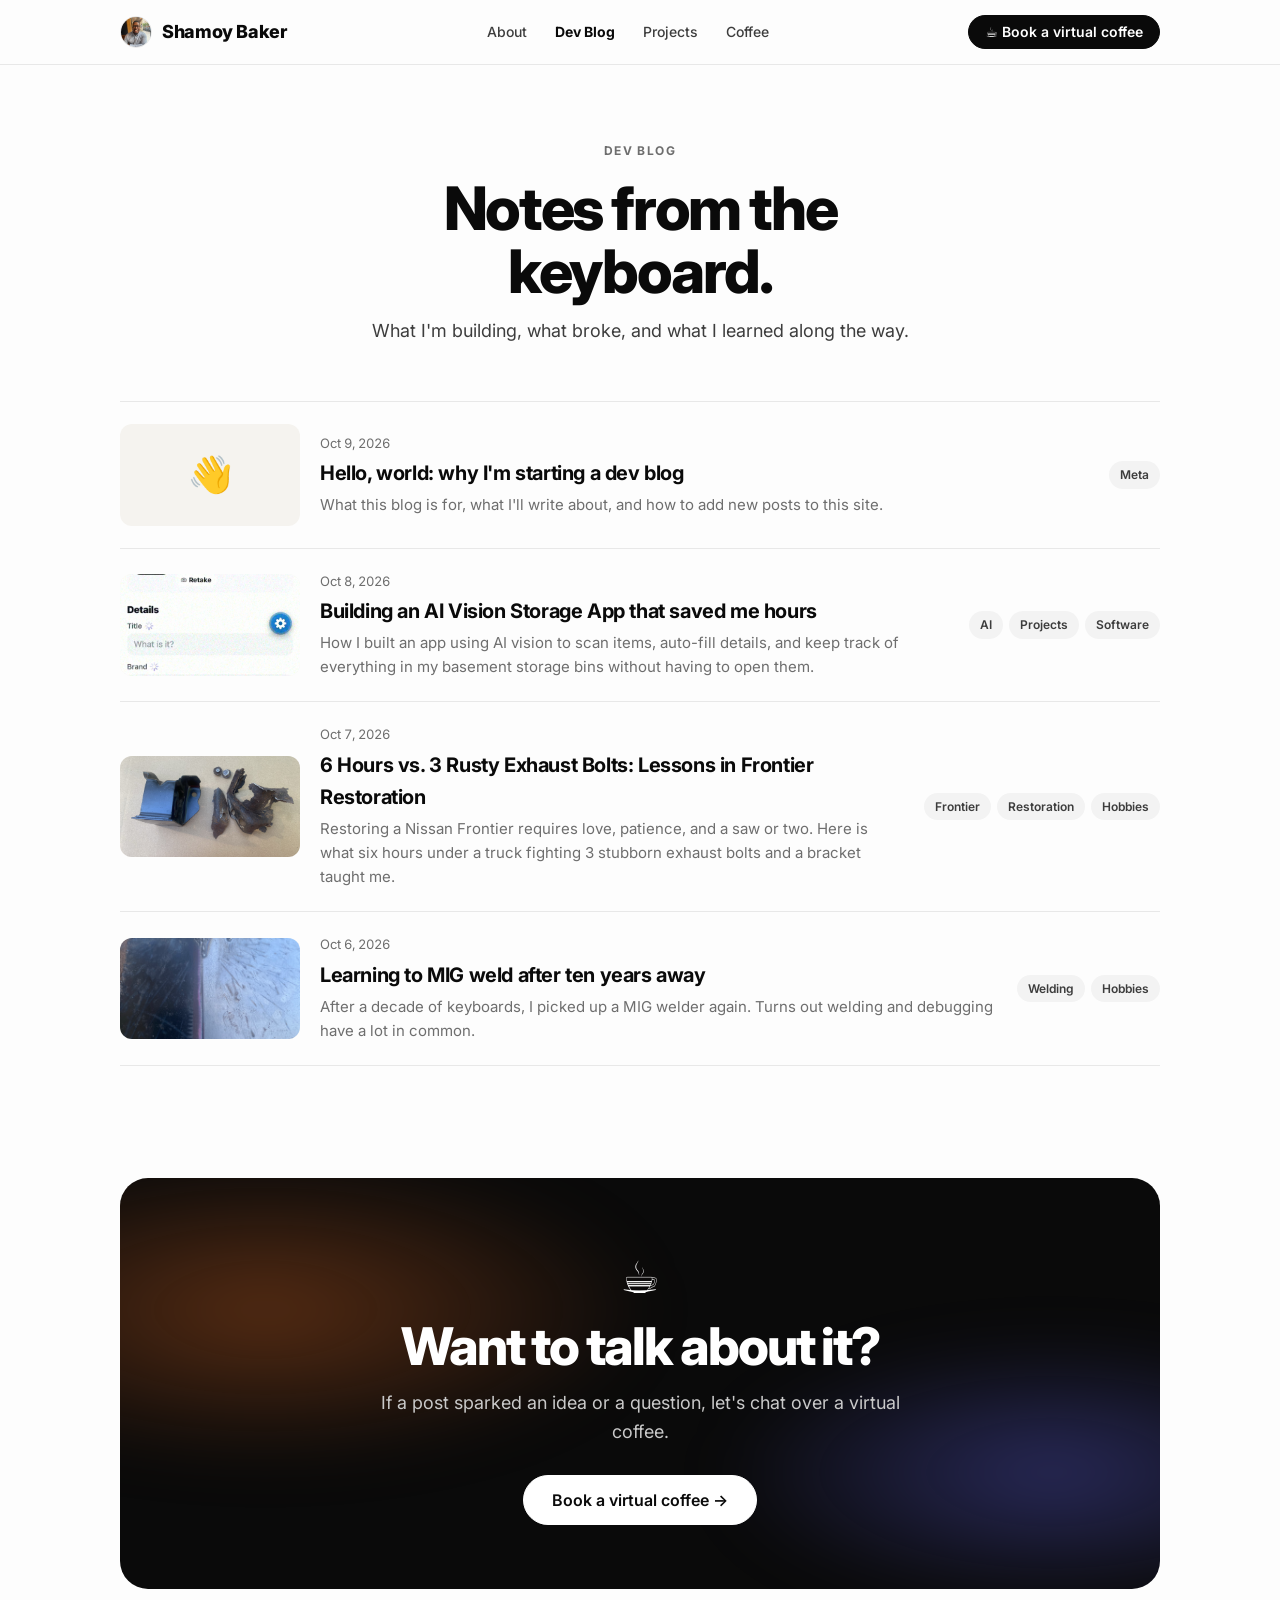
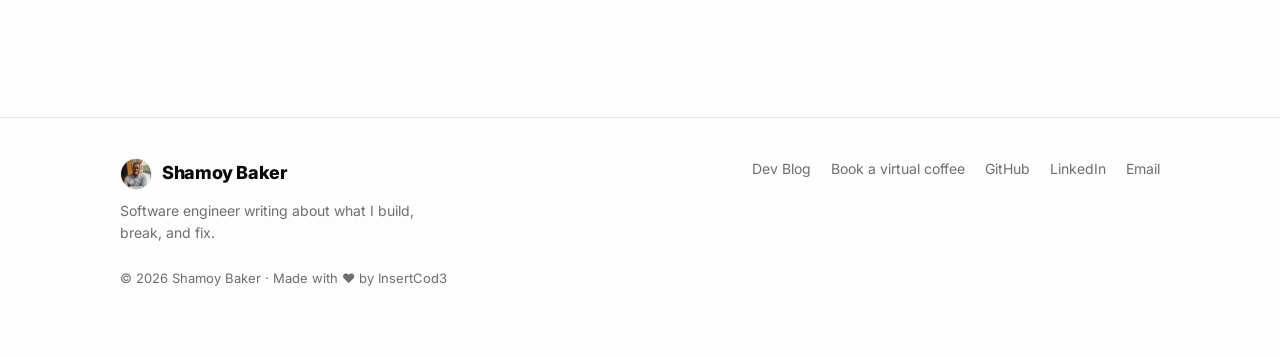
<file: blog.html>
<!DOCTYPE html>
<html lang="en">
<head>
    <meta charset="utf-8">
    <meta name="viewport" content="width=device-width, initial-scale=1, viewport-fit=cover">
    <meta name="theme-color" content="#fdfdfd">
    <title>Dev Blog — Shamoy Baker</title>
    <meta name="description" content="Notes from building software: what I'm working on, what broke, and what I learned.">
    <link rel="preconnect" href="https://fonts.googleapis.com">
    <link rel="preconnect" href="https://fonts.gstatic.com" crossorigin>
    <link href="https://fonts.googleapis.com/css2?family=Inter:wght@400;500;600;700;800&display=swap" rel="stylesheet">
    <script>document.documentElement.classList.add("js")</script>
    <link href="css/site.css" rel="stylesheet">
    <link href="css/motion.css" rel="stylesheet">
    <script src="js/site.js" defer></script>
    <script src="js/motion.js" defer></script>
</head>
<body data-page="blog">
    <header id="site-header"></header>

    <main>
        <section class="page-hero wrap">
            <span class="eyebrow">Dev Blog</span>
            <h1>Notes from the keyboard.</h1>
            <p>What I'm building, what broke, and what I learned along the way.</p>
        </section>

        <section class="wrap section" style="padding-top:24px">
            <div class="post-list" id="post-list">
                <div class="empty"><b>Loading posts…</b></div>
            </div>
        </section>

        <section class="section wrap">
            <div class="cta-band">
                <span class="cup"><span class="steam">☕</span></span>
                <h2>Want to talk about it?</h2>
                <p>If a post sparked an idea or a question, let's chat over a virtual coffee.</p>
                <a class="btn btn-lg" href="booking.html">Book a virtual coffee →</a>
            </div>
        </section>
    </main>

    <footer id="site-footer"></footer>
</body>
</html>
</file>
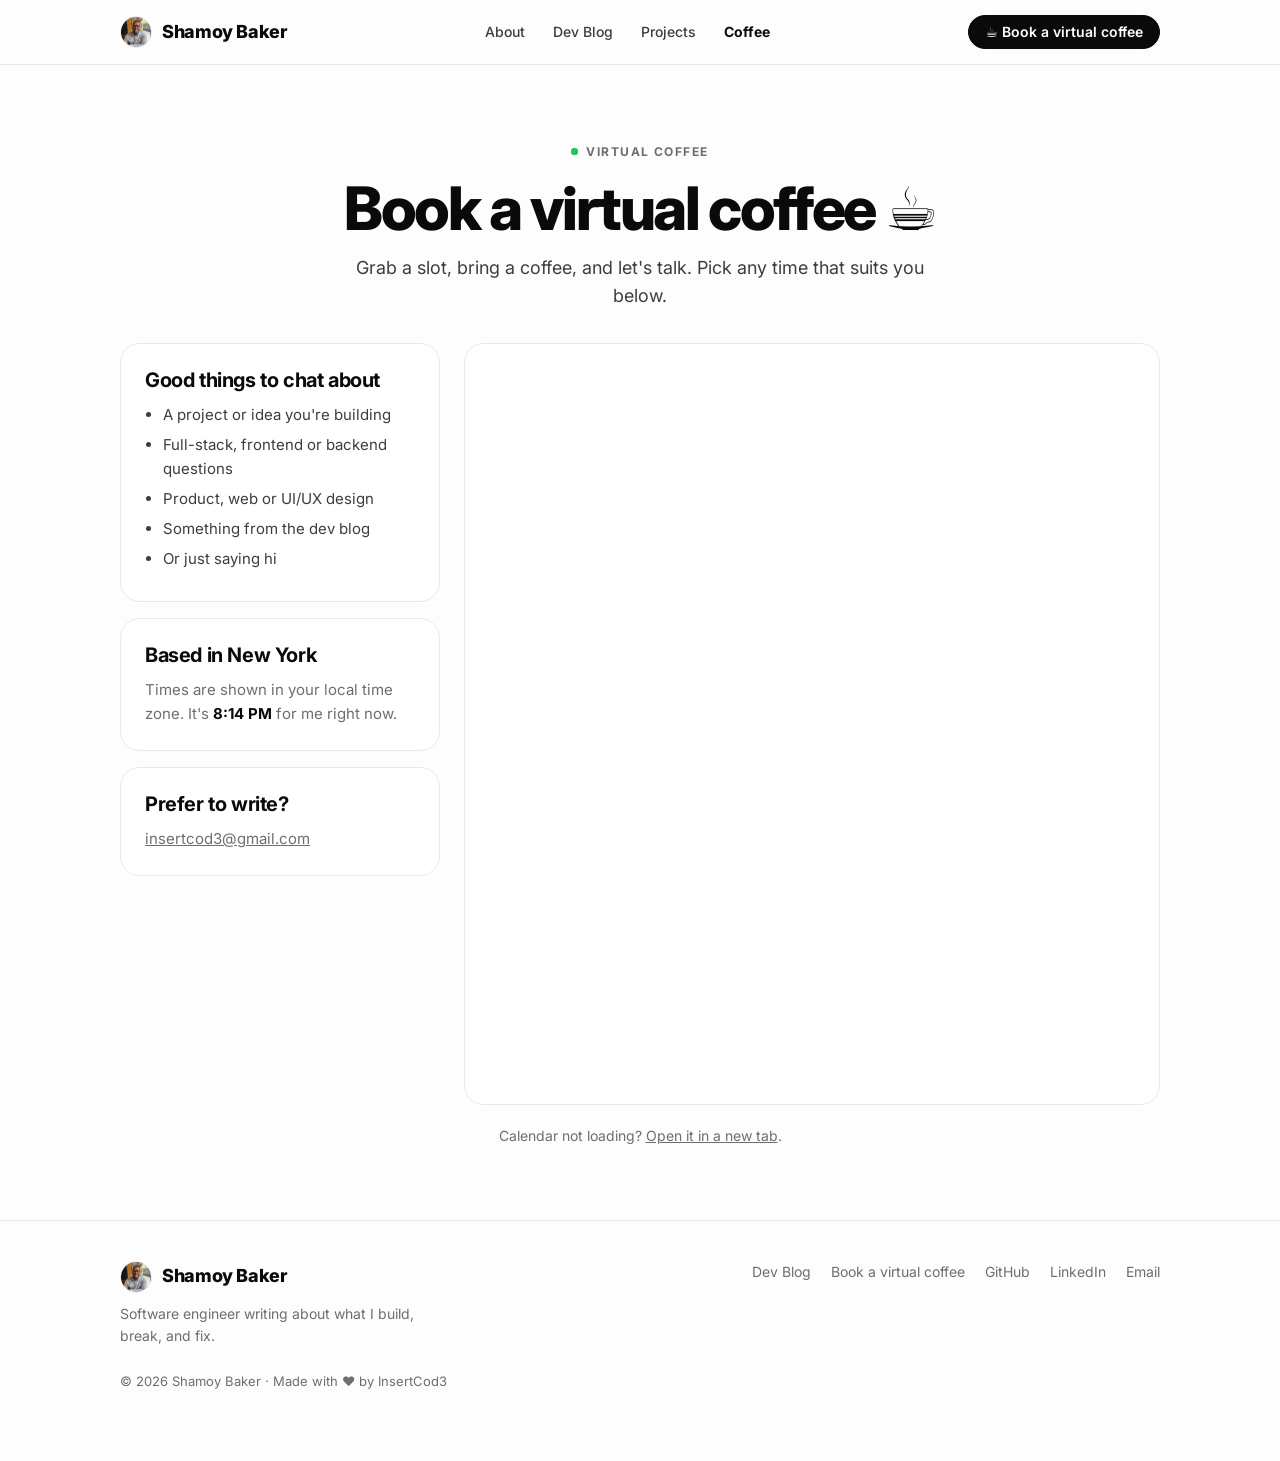
<file: booking.html>
<!DOCTYPE html>
<html lang="en">
<head>
    <meta charset="utf-8">
    <meta name="viewport" content="width=device-width, initial-scale=1, viewport-fit=cover">
    <meta name="theme-color" content="#fdfdfd">
    <title>Book a Virtual Coffee — Shamoy Baker</title>
    <meta name="description" content="Book a virtual coffee with Shamoy Baker. Pick a time that works for you.">
    <link rel="preconnect" href="https://fonts.googleapis.com">
    <link rel="preconnect" href="https://fonts.gstatic.com" crossorigin>
    <link href="https://fonts.googleapis.com/css2?family=Inter:wght@400;500;600;700;800&display=swap" rel="stylesheet">
    <script>document.documentElement.classList.add("js")</script>
    <link href="css/site.css" rel="stylesheet">
    <link href="css/motion.css" rel="stylesheet">
    <script src="js/site.js" defer></script>
    <script src="js/motion.js" defer></script>
</head>
<body data-page="booking">
    <header id="site-header"></header>

    <main>
        <section class="page-hero wrap">
            <span class="eyebrow"><span class="dot"></span> Virtual coffee</span>
            <h1>Book a virtual coffee ☕</h1>
            <p>Grab a slot, bring a coffee, and let's talk. Pick any time that suits you below.</p>
        </section>

        <section class="wrap">
            <div class="book-layout">
                <aside class="book-side">
                    <div class="card">
                        <h3>Good things to chat about</h3>
                        <ul>
                            <li>A project or idea you're building</li>
                            <li>Full-stack, frontend or backend questions</li>
                            <li>Product, web or UI/UX design</li>
                            <li>Something from the dev blog</li>
                            <li>Or just saying hi</li>
                        </ul>
                    </div>
                    <div class="card">
                        <h3>Based in New York</h3>
                        <p>Times are shown in your local time zone. It's <b id="est-clock" style="color:var(--ink)">—</b> for me right now.</p>
                    </div>
                    <div class="card">
                        <h3>Prefer to write?</h3>
                        <p><a href="mailto:insertcod3@gmail.com" style="text-decoration:underline">insertcod3@gmail.com</a></p>
                    </div>
                </aside>

                <div class="embed">
                    <iframe title="Book a virtual coffee with Shamoy Baker" loading="lazy"
                        src="https://calendar.google.com/calendar/u/0/appointments/schedules/AcZssZ3Q_IYVpdFgfIPAFKFhYhUGTUS6p-Y1R8rW-ofLhDkMVE9c9tWvl8F3PLIQcn6F9eYsMNGcrHB-"></iframe>
                </div>
            </div>
            <p style="text-align:center;margin-top:20px;font-size:14px;color:var(--muted)">
                Calendar not loading? <a style="text-decoration:underline" target="_blank" rel="noopener" href="https://calendar.google.com/calendar/u/0/appointments/schedules/AcZssZ3Q_IYVpdFgfIPAFKFhYhUGTUS6p-Y1R8rW-ofLhDkMVE9c9tWvl8F3PLIQcn6F9eYsMNGcrHB-">Open it in a new tab</a>.
            </p>
        </section>
    </main>

    <footer id="site-footer"></footer>
</body>
</html>
</file>
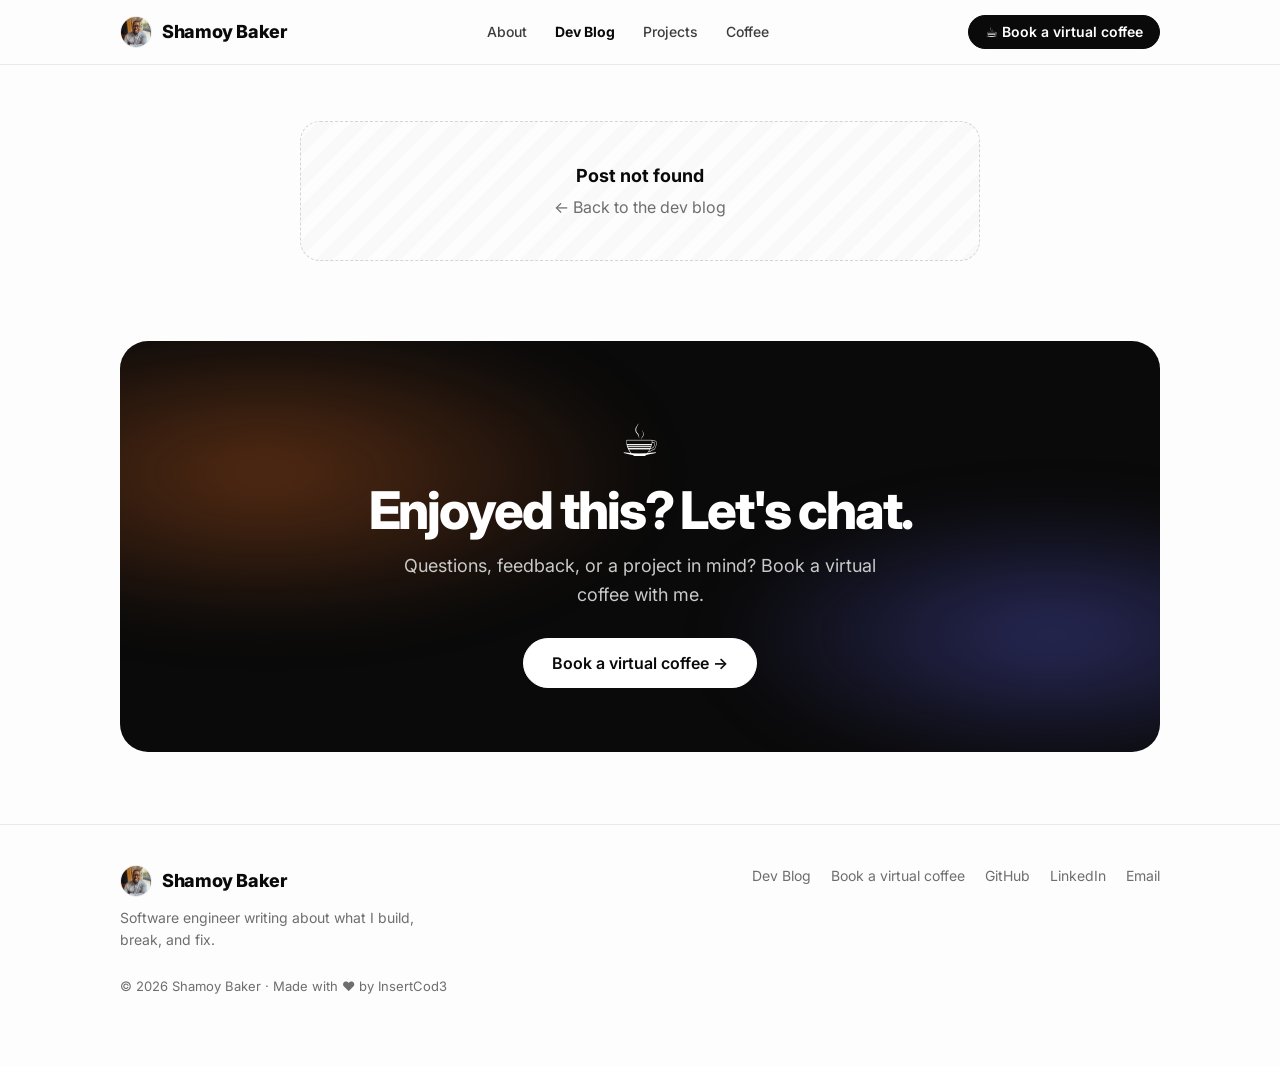
<file: post.html>
<!DOCTYPE html>
<html lang="en">
<head>
    <meta charset="utf-8">
    <meta name="viewport" content="width=device-width, initial-scale=1, viewport-fit=cover">
    <meta name="theme-color" content="#fdfdfd">
    <title>Dev Blog — Shamoy Baker</title>
    <link rel="preconnect" href="https://fonts.googleapis.com">
    <link rel="preconnect" href="https://fonts.gstatic.com" crossorigin>
    <link href="https://fonts.googleapis.com/css2?family=Inter:wght@400;500;600;700;800&display=swap" rel="stylesheet">
    <link rel="stylesheet" href="css/highlight-dark.min.css">
    <script>document.documentElement.classList.add("js")</script>
    <link href="css/site.css" rel="stylesheet">
    <link href="css/motion.css" rel="stylesheet">
    <script src="js/vendor/marked.min.js"></script>
    <script src="js/vendor/purify.min.js"></script>
    <script src="js/vendor/highlight.min.js"></script>
    <script src="js/site.js" defer></script>
    <script src="js/motion.js" defer></script>
</head>
<body data-page="blog">
    <header id="site-header"></header>

    <main>
        <article class="article" id="post-body">
            <div class="empty"><b>Loading…</b></div>
        </article>

        <section class="wrap post-cta">
            <div class="cta-band">
                <span class="cup"><span class="steam">☕</span></span>
                <h2>Enjoyed this? Let's chat.</h2>
                <p>Questions, feedback, or a project in mind? Book a virtual coffee with me.</p>
                <a class="btn btn-lg" href="booking.html">Book a virtual coffee →</a>
            </div>
        </section>
    </main>

    <footer id="site-footer"></footer>
</body>
</html>
</file>
<file: css/site.css>
/* ==========================================================
   Shamoy Baker — personal site
   Visual language: clean, off-white, black ink, hairline borders,
   card grids, one loud CTA (inspired by the-diff.com)
   ========================================================== */

:root {
  --bg: #fdfdfd;
  --ink: #0a0a0a;
  --ink-2: #3d3d3d;
  --muted: #6e6e6e;
  --line: #e8e8e8;
  --line-strong: #d4d4d4;
  --card: #ffffff;
  --tint: #f5f3ef;          /* warm paper tint, used for coffee bits */
  --accent: #b4561f;        /* roasted-coffee accent, used sparingly */
  --radius: 14px;
  --radius-lg: 20px;
  --max: 1080px;
  --gutter: 20px;
  --font: "Inter", system-ui, -apple-system, "Segoe UI", Roboto, sans-serif;
  --mono: ui-monospace, "SF Mono", "JetBrains Mono", Menlo, Consolas, monospace;
}

*, *::before, *::after { box-sizing: border-box; }
html { scroll-behavior: smooth; -webkit-text-size-adjust: 100%; -webkit-tap-highlight-color: transparent; scroll-padding-top: 80px; }
body {
  margin: 0;
  background: var(--bg);
  color: var(--ink);
  font-family: var(--font);
  font-size: 16px;
  line-height: 1.6;
  -webkit-font-smoothing: antialiased;
  overflow-x: clip;
  overflow-wrap: break-word;
}
a, button { touch-action: manipulation; }
img { max-width: 100%; display: block; }
a { color: inherit; text-decoration: none; }
a:hover { text-decoration: underline; text-underline-offset: 3px; }
:focus-visible { outline: 2px solid var(--ink); outline-offset: 3px; border-radius: 6px; }

.wrap { max-width: var(--max); margin: 0 auto; padding: 0 max(var(--gutter), env(safe-area-inset-left)) 0 max(var(--gutter), env(safe-area-inset-right)); }

/* ---------- Header ---------- */
.site-header {
  position: sticky; top: 0; z-index: 50;
  background: rgba(253, 253, 253, 0.85);
  backdrop-filter: saturate(180%) blur(12px);
  -webkit-backdrop-filter: saturate(180%) blur(12px);
  border-bottom: 1px solid var(--line);
}
.nav { display: flex; align-items: center; justify-content: space-between; height: 64px; gap: 16px; }
.brand { display: flex; align-items: center; gap: 10px; font-weight: 800; letter-spacing: -0.02em; font-size: 18px; }
.brand:hover { text-decoration: none; }
.brand img { width: 32px; height: 32px; border-radius: 50%; object-fit: cover; border: 1px solid var(--line); }
.nav-links { display: flex; align-items: center; gap: 4px; list-style: none; margin: 0; padding: 0; }
.nav-links a { display: block; padding: 8px 12px; border-radius: 999px; font-size: 14px; font-weight: 500; color: var(--ink-2); }
.nav-links a:hover { background: #f1f1f1; text-decoration: none; color: var(--ink); }
.nav-links a[aria-current="page"] { color: var(--ink); font-weight: 700; }
.nav-cta { display: flex; align-items: center; gap: 8px; }
.menu-btn { display: none; background: none; border: 1px solid var(--line-strong); border-radius: 12px; width: 44px; height: 44px; cursor: pointer; position: relative; padding: 0; }
.menu-btn span { position: absolute; left: 12px; right: 12px; height: 2px; border-radius: 2px; background: var(--ink); transition: transform .3s cubic-bezier(.2,.7,.2,1), opacity .2s ease, top .3s cubic-bezier(.2,.7,.2,1); }
.menu-btn span:nth-child(1) { top: 14px; }
.menu-btn span:nth-child(2) { top: 20px; }
.menu-btn span:nth-child(3) { top: 26px; }
.menu-btn[aria-expanded="true"] span:nth-child(1) { top: 20px; transform: rotate(45deg); }
.menu-btn[aria-expanded="true"] span:nth-child(2) { opacity: 0; transform: scaleX(0); }
.menu-btn[aria-expanded="true"] span:nth-child(3) { top: 20px; transform: rotate(-45deg); }

/* ---------- Buttons ---------- */
.btn {
  display: inline-flex; align-items: center; justify-content: center; gap: 8px;
  padding: 11px 20px; border-radius: 999px;
  font: inherit; font-size: 14px; font-weight: 600; line-height: 1;
  border: 1px solid var(--ink); background: var(--ink); color: #fff; cursor: pointer;
  transition: transform .15s ease, box-shadow .15s ease, background .15s ease;
}
.btn:hover { text-decoration: none; transform: translateY(-1px); box-shadow: 0 6px 18px rgba(0,0,0,.18); }
.btn:active { transform: translateY(0); }
.btn-lg { padding: 16px 28px; font-size: 16px; }
.btn-ghost { background: transparent; color: var(--ink); border-color: var(--line-strong); }
.btn-ghost:hover { background: #f4f4f4; box-shadow: none; }
.btn-sm { padding: 9px 16px; }

/* ---------- Hero ---------- */
.hero { text-align: center; padding-top: 88px; padding-bottom: 56px; }
.eyebrow {
  display: inline-flex; align-items: center; gap: 8px;
  font-size: 12px; font-weight: 700; letter-spacing: .12em; text-transform: uppercase;
  color: var(--muted);
}
.eyebrow .dot { width: 7px; height: 7px; border-radius: 50%; background: #22c55e; box-shadow: 0 0 0 4px rgba(34,197,94,.18); }
.hero h1 {
  font-size: clamp(40px, 7vw, 76px); line-height: 1.02; letter-spacing: -0.045em; font-weight: 800;
  margin: 18px auto 20px; max-width: 16ch; text-wrap: balance;
}
.hero h1 em { font-style: normal; padding: 0 .15em; border-radius: .2em; }
.hero p.lede { font-size: clamp(17px, 2vw, 20px); color: var(--ink-2); max-width: 54ch; margin: 0 auto 32px; }
.hero-actions { display: flex; gap: 12px; justify-content: center; flex-wrap: wrap; }
.hero-meta { margin-top: 28px; font-size: 13px; color: var(--muted); display: flex; gap: 8px 20px; justify-content: center; flex-wrap: wrap; }
.hero-meta span { display: inline-flex; align-items: center; gap: 6px; }
.hero-meta b { font-weight: 600; color: var(--ink-2); font-variant-numeric: tabular-nums; }

/* ---------- Sections ---------- */
.section { padding-top: 56px; padding-bottom: 56px; }
.section-head { display: flex; align-items: end; justify-content: space-between; gap: 16px; margin-bottom: 24px; flex-wrap: wrap; }
.section-head h2 { font-size: clamp(24px, 3.2vw, 32px); letter-spacing: -0.03em; font-weight: 800; margin: 0; line-height: 1.1; }
.section-head .kicker { display: block; font-size: 12px; font-weight: 700; letter-spacing: .12em; text-transform: uppercase; color: var(--muted); margin-bottom: 8px; }
.more { font-size: 14px; font-weight: 600; white-space: nowrap; }

/* ---------- Cards ---------- */
.grid { display: grid; gap: 16px; }
.grid-3 { grid-template-columns: repeat(3, 1fr); }
.grid-2 { grid-template-columns: repeat(2, 1fr); }

.card {
  background: var(--card); border: 1px solid var(--line); border-radius: var(--radius-lg);
  padding: 24px; display: flex; flex-direction: column; gap: 10px;
  transition: border-color .15s ease, transform .15s ease, box-shadow .15s ease;
}
a.card:hover, .card.hoverable:hover { text-decoration: none; border-color: var(--ink); transform: translateY(-2px); box-shadow: 0 10px 28px rgba(0,0,0,.06); }
.card h3 { margin: 0; font-size: 20px; line-height: 1.25; letter-spacing: -0.02em; font-weight: 700; }
.card p { margin: 0; color: var(--muted); font-size: 15px; }
.card .meta { font-size: 13px; color: var(--muted); display: flex; gap: 10px; align-items: center; flex-wrap: wrap; margin-top: auto; padding-top: 8px; }
.card .arrow { margin-left: auto; font-weight: 700; color: var(--ink); transition: transform .15s ease; }
a.card:hover .arrow { transform: translateX(4px); }

.tag {
  display: inline-block; font-size: 12px; font-weight: 600; padding: 3px 10px; border-radius: 999px;
  background: #f3f3f3; color: var(--ink-2); border: 1px solid transparent;
}
.tag.warm { background: var(--tint); color: var(--accent); }
.tags { display: flex; flex-wrap: wrap; gap: 6px; }

/* Featured (first) blog card */
.card.feature { grid-column: span 2; background: var(--tint); border-color: transparent; padding: 32px; }
.card.feature h3 { font-size: clamp(24px, 3vw, 32px); letter-spacing: -0.03em; }
.card.feature p { color: var(--ink-2); font-size: 16px; }

/* Empty state */
.empty {
  border: 1px dashed var(--line-strong); border-radius: var(--radius-lg); padding: 40px 24px; text-align: center; color: var(--muted);
  background: repeating-linear-gradient(135deg, transparent 0 12px, rgba(0,0,0,.015) 12px 24px);
}
.empty b { display: block; color: var(--ink); font-size: 18px; margin-bottom: 4px; }

/* ---------- About ---------- */
.about { display: grid; grid-template-columns: 220px 1fr; gap: 40px; align-items: start; }
.about img { width: 220px; height: 220px; border-radius: 28px; object-fit: cover; border: 1px solid var(--line); }
.about h2 { margin: 0 0 12px; font-size: clamp(24px, 3.2vw, 32px); letter-spacing: -0.03em; font-weight: 800; }
.about p { color: var(--ink-2); margin: 0 0 14px; font-size: 17px; }
.facts { display: flex; flex-wrap: wrap; gap: 8px; margin-top: 18px; }

/* ---------- Stack / credentials ---------- */
.logos { display: grid; grid-template-columns: repeat(6, 1fr); gap: 12px; }
.logo-tile {
  border: 1px solid var(--line); border-radius: var(--radius); background: var(--card);
  padding: 18px 8px; display: flex; flex-direction: column; align-items: center; gap: 10px;
  font-size: 13px; font-weight: 600; color: var(--ink-2);
}
.logo-tile img { width: 32px; height: 32px; object-fit: contain; }

.cred { display: flex; flex-direction: column; gap: 6px; }
.cred .label { font-size: 12px; font-weight: 700; letter-spacing: .12em; text-transform: uppercase; color: var(--muted); }
.cred code { font-family: var(--mono); font-size: 13px; background: #f3f3f3; padding: 2px 8px; border-radius: 6px; width: fit-content; }

/* ---------- Coffee CTA band ---------- */
.cta-band {
  background: var(--ink); color: #fff; border-radius: 28px; padding: clamp(32px, 6vw, 64px);
  text-align: center; position: relative; overflow: hidden;
}
.cta-band h2 { font-size: clamp(30px, 5vw, 52px); letter-spacing: -0.04em; line-height: 1.05; margin: 0 auto 14px; max-width: 16ch; font-weight: 800; }
.cta-band p { color: #c9c9c9; max-width: 48ch; margin: 0 auto 28px; font-size: 18px; }
.cta-band .btn { background: #fff; color: var(--ink); border-color: #fff; }
.cta-band .btn:hover { box-shadow: 0 8px 28px rgba(255,255,255,.25); }
.cta-band .cup { font-size: 44px; display: block; margin-bottom: 8px; }
.steam { display: inline-block; animation: float 3s ease-in-out infinite; }
@keyframes float { 0%,100% { transform: translateY(0); } 50% { transform: translateY(-6px); } }

/* ---------- Footer ---------- */
.site-footer { border-top: 1px solid var(--line); margin-top: 72px; padding: 40px 0 56px; color: var(--muted); font-size: 14px; }
.footer-grid { display: flex; justify-content: space-between; gap: 24px; flex-wrap: wrap; align-items: flex-start; }
.footer-grid ul { list-style: none; margin: 0; padding: 0; display: flex; gap: 20px; flex-wrap: wrap; }
.footer-grid a:hover { color: var(--ink); }
.footer-note { margin-top: 24px; font-size: 13px; }

/* ---------- Booking page ---------- */
.page-hero { padding-top: 72px; padding-bottom: 32px; text-align: center; }
.page-hero h1 { font-size: clamp(36px, 6vw, 60px); letter-spacing: -0.04em; line-height: 1.05; margin: 14px auto 14px; font-weight: 800; max-width: 16ch; }
.page-hero p { color: var(--ink-2); font-size: 18px; max-width: 52ch; margin: 0 auto; }
.book-layout { display: grid; grid-template-columns: 320px 1fr; gap: 24px; align-items: start; }
.book-side { display: flex; flex-direction: column; gap: 16px; position: sticky; top: 88px; }
.book-side ul { margin: 0; padding-left: 18px; color: var(--ink-2); font-size: 15px; }
.book-side li { margin-bottom: 6px; }
.embed { border: 1px solid var(--line); border-radius: var(--radius-lg); overflow: hidden; background: #fff; }
.embed iframe { width: 100%; height: 760px; border: 0; display: block; }

/* ---------- Blog ---------- */
.post-list { display: flex; flex-direction: column; }
.post-row { display: grid; grid-template-columns: 120px 1fr auto; gap: 20px; padding: 22px 0; border-top: 1px solid var(--line); align-items: baseline; }
.post-row:last-child { border-bottom: 1px solid var(--line); }
.post-row:hover { text-decoration: none; }
.post-row:hover h3 { text-decoration: underline; text-underline-offset: 4px; }
.post-row time { font-size: 13px; color: var(--muted); font-variant-numeric: tabular-nums; }
.post-row h3 { margin: 0 0 4px; font-size: 20px; letter-spacing: -0.02em; font-weight: 700; }
.post-row p { margin: 0; color: var(--muted); font-size: 15px; }

.article { max-width: 720px; margin: 0 auto; padding: 56px 20px 24px; }
.article .back { font-size: 14px; font-weight: 600; color: var(--muted); }
.article h1.title { font-size: clamp(34px, 5.5vw, 52px); letter-spacing: -0.04em; line-height: 1.07; margin: 18px 0 14px; font-weight: 800; }
.article .byline { display: flex; gap: 12px; align-items: center; flex-wrap: wrap; color: var(--muted); font-size: 14px; margin-bottom: 36px; padding-bottom: 24px; border-bottom: 1px solid var(--line); }
.article .byline img { width: 32px; height: 32px; border-radius: 50%; }
.prose { font-size: 18px; line-height: 1.75; color: #1d1d1d; overflow-wrap: anywhere; }
.prose img { max-width: 100%; height: auto; }
.prose video {
  max-width: 720px;
  width: 100%;
  height: auto;
  border-radius: 14px;
  border: 1px solid var(--line);
  background: #000;
  display: block;
  margin: 1.5em auto;
  box-shadow: 0 4px 24px rgba(0,0,0,.08);
}

@media (max-width: 719px) {
  .prose video {
    aspect-ratio: 20 / 16;
    object-fit: contain;
  }
}

@media (min-width: 720px) {
  .prose video {
    max-width: clamp(320px, 45vw, 540px);
  }
}

@media (min-width: 1440px) {
  .prose video {
    aspect-ratio: 20 / 18;
    max-width: clamp(400px, 35vw, 640px);
  }
}

@media (min-width: 2560px) {
  .prose video {
    aspect-ratio: 20 / 18;
    max-width: clamp(480px, 30vw, 720px);
  }
}
.prose h2 { font-size: 28px; letter-spacing: -0.03em; margin: 2em 0 .5em; line-height: 1.2; }
.prose h3 { font-size: 22px; letter-spacing: -0.02em; margin: 1.6em 0 .4em; }
.prose p, .prose ul, .prose ol, .prose pre, .prose blockquote { margin: 0 0 1.2em; }
.prose a { text-decoration: underline; text-underline-offset: 3px; text-decoration-color: var(--line-strong); }
.prose a:hover { text-decoration-color: var(--ink); }
.prose code { font-family: var(--mono); font-size: .86em; background: #f3f3f3; padding: .15em .4em; border-radius: 6px; }
.prose pre { background: #0f0f10; color: #ececec; padding: 18px 20px; border-radius: 14px; overflow-x: auto; font-size: 14px; line-height: 1.6; }
.prose pre code { background: none; padding: 0; color: inherit; font-size: inherit; }
.prose blockquote { border-left: 3px solid var(--ink); padding: 2px 0 2px 18px; color: var(--ink-2); }
.prose img { border-radius: 14px; border: 1px solid var(--line); margin: 1.5em 0; }
.prose hr { border: 0; border-top: 1px solid var(--line); margin: 2.5em 0; }
.prose table { border-collapse: collapse; width: 100%; font-size: 16px; margin-bottom: 1.2em; }
.prose th, .prose td { border: 1px solid var(--line); padding: 8px 12px; text-align: left; }
.post-cta { margin-top: 56px; }

/* ---------- Responsive ---------- */
@media (max-width: 900px) {
  .grid-3 { grid-template-columns: repeat(2, 1fr); }
  .logos { grid-template-columns: repeat(3, 1fr); }
  .book-layout { grid-template-columns: 1fr; }
  .book-side { position: static; }
}
@media (max-width: 720px) {
  :root { --gutter: 1em; }
  .menu-btn { display: inline-flex; }
  .nav { height: 60px; }
  .nav-links {
    display: flex; position: absolute; top: 100%; left: 0; right: 0;
    background: rgba(253,253,253,.99); -webkit-backdrop-filter: blur(14px); backdrop-filter: blur(14px);
    flex-direction: column; align-items: stretch; gap: 2px;
    padding: 8px max(var(--gutter), env(safe-area-inset-left)) 20px;
    border-bottom: 1px solid var(--line); box-shadow: 0 24px 40px rgba(0,0,0,.08);
    visibility: hidden; opacity: 0; transform: translateY(-10px); pointer-events: none;
    transition: opacity .25s ease, transform .3s cubic-bezier(.2,.7,.2,1), visibility 0s linear .3s;
  }
  .nav-links.open { visibility: visible; opacity: 1; transform: none; pointer-events: auto; transition-delay: 0s; }
  .nav-links li { opacity: 0; transform: translateY(10px); transition: opacity .3s ease, transform .35s cubic-bezier(.2,.7,.2,1); }
  .nav-links.open li { opacity: 1; transform: none; }
  .nav-links.open li:nth-child(1) { transition-delay: .06s; }
  .nav-links.open li:nth-child(2) { transition-delay: .11s; }
  .nav-links.open li:nth-child(3) { transition-delay: .16s; }
  .nav-links.open li:nth-child(4) { transition-delay: .21s; }
  .nav-links a { padding: 14px 12px; font-size: 18px; font-weight: 600; border-radius: 14px; }
  .nav-cta .btn { display: none; }
  .hero { padding-top: 44px; padding-bottom: 32px; }
  .hero h1 { margin: 14px auto 16px; }
  .hero p.lede { margin-bottom: 24px; }
  .hero-actions { flex-direction: column; align-items: stretch; max-width: 360px; margin: 0 auto; }
  .hero-actions .btn { width: 100%; }
  .hero-meta { flex-direction: column; align-items: center; gap: 6px; }
  .section { padding-top: 36px; padding-bottom: 36px; }
  .section-head { margin-bottom: 18px; }
  .grid-3, .grid-2 { grid-template-columns: 1fr; }
  .card { padding: 20px; }
  .card.feature { grid-column: auto; padding: 22px; }
  .about { grid-template-columns: 1fr; gap: 18px; }
  .about img { width: 112px; height: 112px; border-radius: 22px; }
  .about p { font-size: 16px; }
  .post-row { grid-template-columns: 1fr; gap: 4px; }
  .embed iframe { height: 880px; }
  .prose { font-size: 17px; }
  .page-hero { padding-top: 44px; padding-bottom: 20px; }
  .page-hero p { font-size: 16px; }
  .article { padding: 36px var(--gutter) 16px; }
  .article .byline { margin-bottom: 24px; padding-bottom: 18px; }
  .cta-band { border-radius: 22px; }
  .cta-band p { font-size: 16px; }
  .cta-band .btn { width: 100%; max-width: 360px; }
  .btn-lg { padding: 15px 22px; }
  .site-footer { margin-top: 40px; padding: 32px 0 calc(96px + env(safe-area-inset-bottom)); }
  .footer-grid { flex-direction: column; gap: 20px; }
  .footer-grid ul { gap: 8px 18px; }
  .footer-grid a { display: inline-block; padding: 6px 0; }

  /* swipeable card rail */
  .grid.snap {
    grid-auto-flow: column; grid-auto-columns: 84%; grid-template-columns: none;
    overflow-x: auto; scroll-snap-type: x mandatory; overscroll-behavior-x: contain;
    margin: 0 calc(var(--gutter) * -1); padding: 4px var(--gutter) 14px; scroll-padding: 0 var(--gutter);
    -webkit-overflow-scrolling: touch; scrollbar-width: none;
  }
  .grid.snap::-webkit-scrollbar { display: none; }
  .grid.snap > * { scroll-snap-align: start; }

  .prose pre { margin-left: calc(var(--gutter) * -1); margin-right: calc(var(--gutter) * -1); border-radius: 0; padding: 16px var(--gutter); font-size: 13px; }
  .prose table { display: block; overflow-x: auto; white-space: nowrap; }
  .prose h2 { font-size: 24px; }
  .prose h3 { font-size: 20px; }
}
@media (max-width: 400px) {
  .logo-tile { padding: 14px 6px; }
}
@media (hover: none) {
  .btn:hover, a.card:hover, .card.hoverable:hover { transform: none; box-shadow: none; }
  a.card:hover { border-color: var(--line); }
}

.card.feature.solo { grid-column: 1 / -1; }
.site-footer .brand { color: var(--ink); }

/* ==========================================================
   Cover photos (blog)
   ========================================================== */
.cover { position: relative; aspect-ratio: 16 / 9; overflow: hidden; border-radius: var(--radius); background: var(--tint); }
.cover img { position: absolute; inset: 0; width: 100%; height: 100%; object-fit: cover; transition: transform .4s ease; }
a:hover .cover img { transform: scale(1.04); }
.cover-fallback { position: absolute; inset: 0; display: grid; place-items: center; font-size: 56px; }

.card.post-card { padding: 12px; gap: 0; }
.post-card .card-body { padding: 16px 12px 12px; display: flex; flex-direction: column; gap: 10px; flex: 1; }
.post-card .cover { border-radius: calc(var(--radius-lg) - 6px); }
.card.feature.post-card { padding: 14px; background: #fff; border-color: var(--line); display: grid; grid-template-columns: 1.1fr 1fr; gap: 8px; align-items: stretch; }
.card.feature.post-card .cover { aspect-ratio: auto; min-height: 280px; height: 100%; }
.card.feature.post-card .card-body { justify-content: center; padding: 20px 22px; }
.card.feature.post-card .meta { margin-top: 8px; }

.post-row { grid-template-columns: 180px 1fr auto; align-items: center; }
.post-row .thumb .cover { border-radius: 12px; }
.post-row .thumb .cover-fallback { font-size: 36px; }
.post-row time { display: block; margin-bottom: 4px; }
.post-row .tags { justify-content: flex-end; }

.hero-img { margin: 0 0 36px; }
.hero-img .cover { aspect-ratio: 7 / 9; border-radius: var(--radius-lg); }

@media (max-width: 900px) {
  .card.feature.post-card { grid-template-columns: 1fr; }
  .card.feature.post-card .cover { min-height: 0; aspect-ratio: 16 / 9; height: auto; }
}
@media (max-width: 720px) {
  .post-row { grid-template-columns: 1fr; }
  .post-row .tags { justify-content: flex-start; }
}
</file>
<file: css/motion.css>
/* ==========================================================
   Motion layer — loaded after site.css.
   Everything here is progressive enhancement: without JS or with
   prefers-reduced-motion, the page is fully visible and static.
   ========================================================== */

:root { --ease: cubic-bezier(.2, .7, .2, 1); }

/* ---------- Page enter / leave ---------- */
.js body { animation: pagein .5s ease both; }
@keyframes pagein { from { opacity: 0; } }
body.leaving { opacity: 0; transition: opacity .18s ease; }

/* ---------- Scroll progress ---------- */
.scroll-progress {
  position: fixed; top: 0; left: 0; right: 0; height: 3px; z-index: 60; pointer-events: none;
  background: linear-gradient(90deg, var(--ink), var(--accent));
  transform: scaleX(var(--p, 0)); transform-origin: 0 50%;
}

/* ---------- Header: shadow + hide on scroll down ---------- */
.site-header { transition: transform .35s var(--ease), box-shadow .3s ease, background .3s ease; }
.site-header.scrolled { box-shadow: 0 6px 24px rgba(0,0,0,.06); }
.site-header.hide { transform: translateY(-100%); }
body.menu-open { overflow: hidden; }
body::after {
  content: ""; position: fixed; inset: 0; z-index: 40; background: rgba(10,10,10,.28);
  opacity: 0; pointer-events: none; transition: opacity .3s ease;
}
body.menu-open::after { opacity: 1; pointer-events: auto; }
.brand img { transition: transform .5s var(--ease); }
.brand:hover img { transform: rotate(-12deg) scale(1.08); }

/* ---------- Hero ---------- */
.hero { position: relative; isolation: isolate; }
.hero::before, .hero::after {
  content: ""; position: absolute; z-index: -1; pointer-events: none; left: -10vw; right: -10vw; top: -40px; height: 540px;
}
.hero::before {
  background:
    radial-gradient(38% 48% at 24% 38%, rgba(180, 86, 31, .22), transparent 70%),
    radial-gradient(34% 44% at 76% 32%, rgba(34, 197, 94, .15), transparent 70%),
    radial-gradient(30% 40% at 54% 78%, rgba(99, 102, 241, .13), transparent 70%);
  filter: blur(18px); animation: aurora 16s ease-in-out infinite alternate; will-change: transform;
}
.hero::after {
  background-image: radial-gradient(rgba(0,0,0,.14) 1px, transparent 1.3px); background-size: 22px 22px;
  -webkit-mask-image: radial-gradient(ellipse 60% 55% at 50% 34%, #000, transparent 75%);
  mask-image: radial-gradient(ellipse 60% 55% at 50% 34%, #000, transparent 75%);
  animation: gridfade 1.4s ease .2s backwards;
}
@keyframes aurora { to { transform: translate3d(4%, 5%, 0) scale(1.14) rotate(4deg); } }
@keyframes gridfade { from { opacity: 0; } }

.js .hero > *, .js .page-hero > * { animation: rise .85s var(--ease) backwards; }
.hero > :nth-child(1), .page-hero > :nth-child(1) { animation-delay: .05s; }
.hero > :nth-child(2), .page-hero > :nth-child(2) { animation-delay: .15s; }
.hero > :nth-child(3), .page-hero > :nth-child(3) { animation-delay: .27s; }
.hero > :nth-child(4) { animation-delay: .39s; }
.hero > :nth-child(5) { animation-delay: .5s; }
@keyframes rise { from { opacity: 0; transform: translate3d(0, 26px, 0); } }

@keyframes sweep { to { background-size: 100% 100%; } }

/* live dot ping */
.eyebrow .dot { position: relative; box-shadow: none; }
.eyebrow .dot::after {
  content: ""; position: absolute; inset: 0; border-radius: 50%; background: inherit;
  animation: ping 2s cubic-bezier(0, 0, .2, 1) infinite;
}
@keyframes ping { 75%, 100% { transform: scale(3.2); opacity: 0; } }

/* ---------- Scroll reveal (tagged by motion.js) ---------- */
.js [data-reveal] {
  opacity: 0; transform: translate3d(0, 30px, 0);
  transition: opacity .8s var(--ease) calc(var(--d, 0) * 80ms), transform .8s var(--ease) calc(var(--d, 0) * 80ms);
  will-change: opacity, transform;
}
.js [data-reveal="left"]  { transform: translate3d(-34px, 0, 0); }
.js [data-reveal="right"] { transform: translate3d(34px, 0, 0); }
.js [data-reveal="scale"] { transform: scale(.94); }
.js [data-reveal="fade"]  { transform: none; }
.js [data-reveal].in { opacity: 1; transform: none; }

/* ---------- Buttons ---------- */
.btn { position: relative; overflow: hidden; }
.btn::after {
  content: ""; position: absolute; top: 0; bottom: 0; left: -70%; width: 50%; pointer-events: none;
  background: linear-gradient(100deg, transparent, rgba(255,255,255,.4), transparent); transform: skewX(-20deg);
}
.btn-ghost::after, .cta-band .btn::after { background: linear-gradient(100deg, transparent, rgba(0,0,0,.07), transparent); }
.btn:active { transform: scale(.97); transition-duration: .08s; }
.hero-actions .btn:first-child { animation: nudge 3.2s ease-in-out 2.4s infinite; }
@keyframes nudge { 0%, 88%, 100% { transform: none; } 92% { transform: translateY(-3px); } 96% { transform: translateY(0); } }

@media (hover: hover) and (pointer: fine) {
  .btn:hover::after { left: 130%; transition: left .7s var(--ease); }
  .btn:hover { transform: translateY(-2px); }

  /* spotlight + tilt on cards */
  .card { position: relative; }
  .card::before {
    content: ""; position: absolute; inset: 0; border-radius: inherit; pointer-events: none; z-index: 0;
    background: radial-gradient(260px circle at var(--mx, 50%) var(--my, 50%), rgba(180, 86, 31, .09), transparent 70%);
    opacity: 0; transition: opacity .3s ease;
  }
  .card:hover::before { opacity: 1; }
  .card > * { position: relative; z-index: 1; }
  a.card { transform-style: preserve-3d; }
  a.card:hover {
    transform: perspective(900px) translateY(-4px) rotateX(var(--rx, 0deg)) rotateY(var(--ry, 0deg));
    transition: border-color .15s ease, box-shadow .3s ease, transform .12s ease-out;
  }
  .logo-tile:hover { transform: translateY(-4px) scale(1.04); border-color: var(--ink); }
}
a.card:active { transform: scale(.985); }
.card .arrow { transition: transform .25s var(--ease); }

/* link underline slide */
.more, .footer-grid a { background: linear-gradient(currentColor, currentColor) no-repeat 0 100% / 0 1.5px; transition: background-size .35s var(--ease), color .15s; }
.more:hover, .footer-grid a:hover { background-size: 100% 1.5px; text-decoration: none; }

/* cover zoom */
.cover img { transition: transform .8s var(--ease); }
a:hover .cover img { transform: scale(1.06); }

/* ---------- Stack marquee ---------- */
.logos.is-marquee {
  display: block; overflow: hidden; padding: 6px 0;
  -webkit-mask-image: linear-gradient(90deg, transparent, #000 8%, #000 92%, transparent);
  mask-image: linear-gradient(90deg, transparent, #000 8%, #000 92%, transparent);
}
.logos.is-marquee .track { display: flex; gap: 12px; width: max-content; animation: marquee 30s linear infinite; }
.logos.is-marquee:hover .track, .logos.is-marquee:active .track { animation-play-state: paused; }
.logos.is-marquee .logo-tile { flex: none; width: 150px; transition: transform .3s var(--ease), border-color .2s; }
@keyframes marquee { to { transform: translateX(calc(-50% - 6px)); } }
@media (max-width: 720px) { .logos.is-marquee .logo-tile { width: 118px; } }

/* ---------- CTA band ---------- */
.cta-band::before {
  content: ""; position: absolute; inset: -40%; pointer-events: none;
  background:
    radial-gradient(30% 30% at 30% 40%, rgba(180, 86, 31, .45), transparent 70%),
    radial-gradient(26% 26% at 72% 62%, rgba(99, 102, 241, .35), transparent 70%);
  filter: blur(30px); animation: spin 22s linear infinite;
}
.cta-band > * { position: relative; }
@keyframes spin { to { transform: rotate(360deg); } }
.cup { position: relative; }
.steam { animation: float 3s ease-in-out infinite; }
.cup::before, .cup::after {
  content: ""; position: absolute; left: 50%; top: -6px; width: 6px; height: 22px; border-radius: 6px;
  background: linear-gradient(to top, rgba(255,255,255,.5), transparent); filter: blur(3px); opacity: 0;
  animation: wisp 2.8s ease-in-out infinite;
}
.cup::before { margin-left: -12px; }
.cup::after { margin-left: 8px; animation-delay: 1.2s; }
@keyframes wisp { 0% { transform: translateY(14px) scaleX(1); opacity: 0; } 30% { opacity: .9; } 100% { transform: translateY(-22px) scaleX(1.8); opacity: 0; } }

/* ---------- Blog rows ---------- */
.post-row { transition: background .25s ease, padding .3s var(--ease); }
@media (hover: hover) { .post-row:hover { background: linear-gradient(90deg, rgba(245,243,239,.9), transparent); padding-left: 12px; } }

/* ---------- Sticky mobile CTA ---------- */
.mobile-cta { display: none; }
@media (max-width: 720px) {
  .mobile-cta {
    display: block; position: fixed; z-index: 45; left: max(16px, env(safe-area-inset-left)); right: max(16px, env(safe-area-inset-right));
    bottom: calc(14px + env(safe-area-inset-bottom));
    transform: translateY(160%); opacity: 0; pointer-events: none;
    transition: transform .45s var(--ease), opacity .3s ease;
  }
  .mobile-cta.show { transform: none; opacity: 1; pointer-events: auto; }
  .mobile-cta .btn { width: 100%; box-shadow: 0 10px 30px rgba(0,0,0,.28); padding: 16px; font-size: 16px; }
  body.menu-open .mobile-cta { transform: translateY(160%); opacity: 0; }
}

/* ---------- Reduced motion: everything visible, nothing moving ---------- */
@media (prefers-reduced-motion: reduce) {
  *, *::before, *::after { animation: none !important; transition: none !important; scroll-behavior: auto !important; }
  .hero h1 em { background-size: 100% 100%; }
  .js [data-reveal] { opacity: 1; transform: none; }
  .scroll-progress { display: none; }
}

/* keep decorative overflow (aurora, marquee) from widening the page */
main { overflow-x: clip; }
</file>
<file: css/highlight-dark.min.css>
pre code.hljs{display:block;overflow-x:auto;padding:1em}code.hljs{padding:3px 5px}/*!
  Theme: GitHub Dark
  Description: Dark theme as seen on github.com
  Author: github.com
  Maintainer: @Hirse
  Updated: 2021-05-15

  Outdated base version: https://github.com/primer/github-syntax-dark
  Current colors taken from GitHub's CSS
*/.hljs{color:#c9d1d9;background:#0d1117}.hljs-doctag,.hljs-keyword,.hljs-meta .hljs-keyword,.hljs-template-tag,.hljs-template-variable,.hljs-type,.hljs-variable.language_{color:#ff7b72}.hljs-title,.hljs-title.class_,.hljs-title.class_.inherited__,.hljs-title.function_{color:#d2a8ff}.hljs-attr,.hljs-attribute,.hljs-literal,.hljs-meta,.hljs-number,.hljs-operator,.hljs-selector-attr,.hljs-selector-class,.hljs-selector-id,.hljs-variable{color:#79c0ff}.hljs-meta .hljs-string,.hljs-regexp,.hljs-string{color:#a5d6ff}.hljs-built_in,.hljs-symbol{color:#ffa657}.hljs-code,.hljs-comment,.hljs-formula{color:#8b949e}.hljs-name,.hljs-quote,.hljs-selector-pseudo,.hljs-selector-tag{color:#7ee787}.hljs-subst{color:#c9d1d9}.hljs-section{color:#1f6feb;font-weight:700}.hljs-bullet{color:#f2cc60}.hljs-emphasis{color:#c9d1d9;font-style:italic}.hljs-strong{color:#c9d1d9;font-weight:700}.hljs-addition{color:#aff5b4;background-color:#033a16}.hljs-deletion{color:#ffdcd7;background-color:#67060c}
</file>
